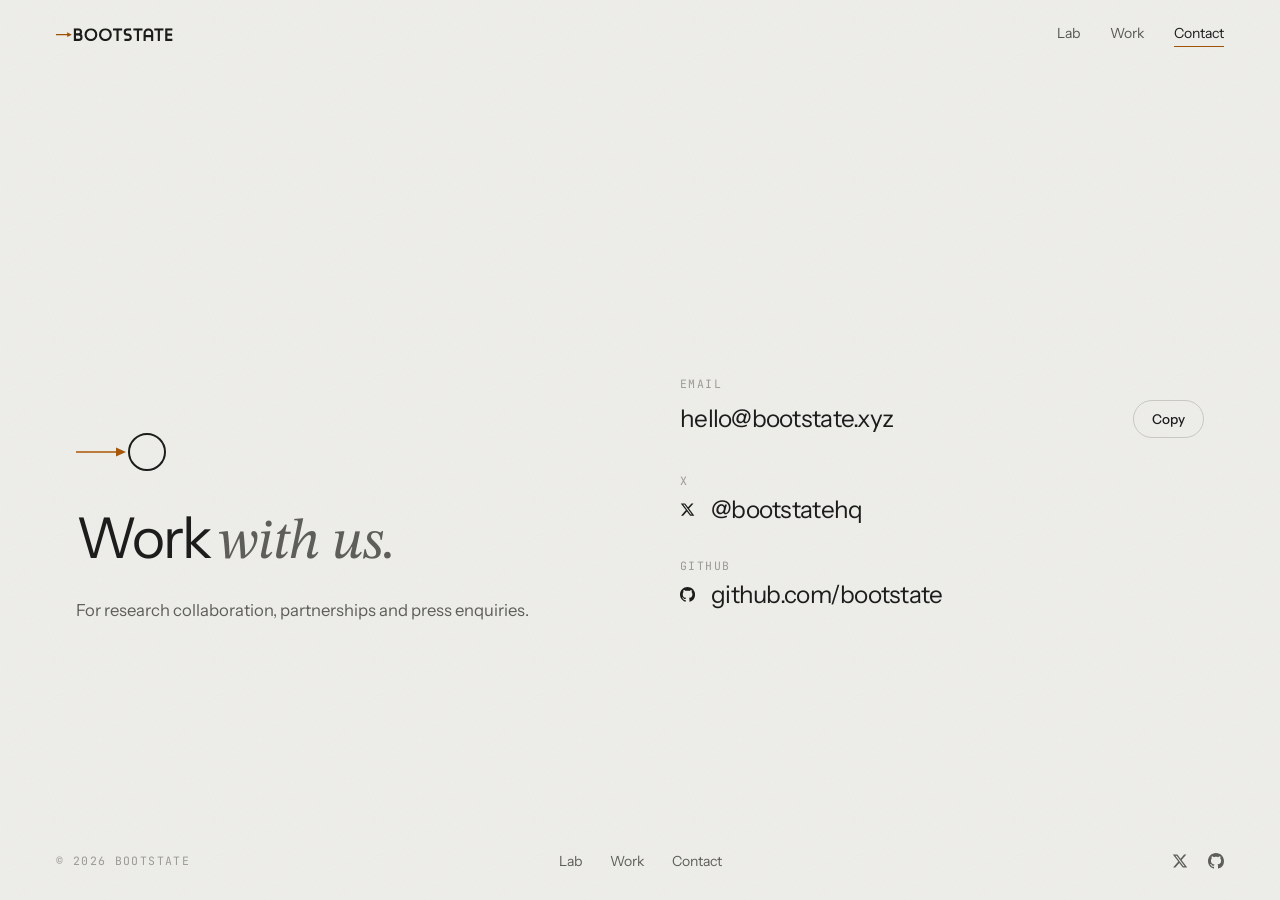
<file: contact.html>
<!doctype html>
<html lang="en">
<head>
<meta charset="utf-8">
<meta name="viewport" content="width=device-width, initial-scale=1, viewport-fit=cover">
<title>Contact · BOOTSTATE</title>
<meta name="description" content="Contact BOOTSTATE for research collaboration, partnerships and press enquiries.">
<meta name="theme-color" content="#EEEEEA">
<link rel="canonical" href="https://bootstate.xyz/contact">
<meta property="og:type" content="website">
<meta property="og:site_name" content="BOOTSTATE">
<meta property="og:title" content="Contact · BOOTSTATE">
<meta property="og:description" content="An independent technology lab conducting research and engineering across artificial intelligence, decentralized systems and software.">
<meta property="og:url" content="https://bootstate.xyz/contact">
<meta property="og:image" content="https://bootstate.xyz/og-image.png">
<meta property="og:image:width" content="1200">
<meta property="og:image:height" content="630">
<meta property="og:image:alt" content="BOOTSTATE. An independent technology lab. Built from first principles.">
<meta name="twitter:card" content="summary_large_image">
<meta name="twitter:site" content="@bootstatehq">
<meta name="twitter:title" content="Contact · BOOTSTATE">
<meta name="twitter:description" content="An independent technology lab conducting research and engineering across artificial intelligence, decentralized systems and software.">
<meta name="twitter:image" content="https://bootstate.xyz/og-image.png">
<link rel="icon" href="favicon.svg" type="image/svg+xml">
<link rel="preconnect" href="https://fonts.googleapis.com">
<link rel="preconnect" href="https://fonts.gstatic.com" crossorigin>
<link rel="stylesheet" href="https://fonts.googleapis.com/css2?family=Instrument+Sans:wght@400;500&family=JetBrains+Mono:wght@400&family=STIX+Two+Text:ital,wght@1,400;1,500&display=swap">
<link rel="stylesheet" href="styles.css">
</head>
<body>
<div class="grain" aria-hidden="true"></div>
<svg width="0" height="0" style="position:absolute" aria-hidden="true"><defs>
  <symbol id="logo" viewBox="0 -1 915 102">
    <path d="M0 50H96" stroke="#AA5500" stroke-width="8"/><path d="M88 32L124 50L88 68Z" fill="#AA5500"/>
    <g transform="translate(140 0)" fill="none" stroke="currentColor" stroke-width="17"><path d="M8.5 0V100M8.5 8.5H36A20 20 0 0 1 36 48.5H8.5M8.5 48.5H38.5A21.5 21.5 0 0 1 38.5 91.5H8.5"/><circle cx="134" cy="50" r="42"/><circle cx="247.5" cy="50" r="42"/><path d="M307 8.5H379M343 8.5V100"/><path d="M449 8.5H420.25A20.75 20.75 0 0 0 420.25 50H425.75A20.75 20.75 0 0 1 425.75 91.5H397"/><path d="M467 8.5H539M503 8.5V100"/><path d="M555.5 100V38A29.5 29.5 0 0 1 614.5 38V100M555.5 62H614.5"/><path d="M631 8.5H703M667 8.5V100"/><path d="M725.5 0V100M725.5 8.5H775M725.5 50H771M725.5 91.5H775"/></g>
  </symbol>
  <symbol id="s0" viewBox="0 0 20 12"><path d="M0 6H7" stroke="currentColor" stroke-width="1.3"/><path d="M6 3.2L9.4 6L6 8.8Z" fill="currentColor"/><circle cx="14.5" cy="6" r="4.6" fill="none" stroke="currentColor" stroke-width="1.3"/></symbol>
  <symbol id="s1" viewBox="0 0 20 12"><circle cx="10" cy="6" r="4.6" fill="none" stroke="currentColor" stroke-width="1.3"/></symbol>
  <symbol id="x" viewBox="0 0 24 24"><path d="M18.244 2.25h3.308l-7.227 8.26 8.502 11.24H16.17l-5.214-6.817L4.99 21.75H1.68l7.73-8.835L1.254 2.25H8.08l4.713 6.231zm-1.161 17.52h1.833L7.084 4.126H5.117z"/></symbol>
  <symbol id="gh" viewBox="0 0 16 16"><path d="M8 0C3.58 0 0 3.58 0 8c0 3.54 2.29 6.53 5.47 7.59.4.07.55-.17.55-.38 0-.19-.01-.82-.01-1.49-2.01.37-2.53-.49-2.69-.94-.09-.23-.48-.94-.82-1.13-.28-.15-.68-.52-.01-.53.63-.01 1.08.58 1.23.82.72 1.21 1.87.87 2.33.66.07-.52.28-.87.51-1.07-1.78-.2-3.64-.89-3.64-3.95 0-.87.31-1.59.82-2.15-.08-.2-.36-1.02.08-2.12 0 0 .67-.21 2.2.82.64-.18 1.32-.27 2-.27.68 0 1.36.09 2 .27 1.53-1.04 2.2-.82 2.2-.82.44 1.1.16 1.92.08 2.12.51.56.82 1.27.82 2.15 0 3.07-1.87 3.75-3.65 3.95.29.25.54.73.54 1.48 0 1.07-.01 1.93-.01 2.2 0 .21.15.46.55.38A8.013 8.013 0 0016 8c0-4.42-3.58-8-8-8z"/></symbol>
</defs></svg>
<header class="top">
  <a href="index.html" class="logo" aria-label="BOOTSTATE home"><svg viewBox="0 -1 915 102" style="color:var(--ink)"><use href="#logo"/></svg></a>
  <nav aria-label="Primary"><a href="lab.html">Lab</a><a href="work.html">Work</a><a href="contact.html" aria-current="page">Contact</a></nav>
</header>
<main>
  <section class="page-hero contact-page">
    <div class="wrap contact-split">
      <div>
        <svg class="glyph" viewBox="0 0 92 40" aria-hidden="true"><path d="M0 20H42" stroke="#AA5500" stroke-width="1.5"/><path d="M40 15.5L50 20L40 24.5Z" fill="#AA5500"/><circle cx="71" cy="20" r="18" fill="none" stroke="#191918" stroke-width="2"/></svg>
        <h1 class="rise d1">Work <span class="it">with us.</span></h1>
        <p class="rise d2">For research collaboration, partnerships and press enquiries.</p>
      </div>
      <div class="index fade">
        <div class="ix-row"><span class="mono">Email</span><a class="ix-title" href="mailto:hello@bootstate.xyz">hello@bootstate.xyz</a><button class="ix-copy" type="button" data-copy="hello@bootstate.xyz">Copy</button></div>
        <a href="https://x.com/bootstatehq" target="_blank" rel="noopener noreferrer"><span class="mono">X</span><span class="ix-title ix-soc"><svg><use href="#x"/></svg>@bootstatehq</span><svg class="ix-arrow" viewBox="0 0 22 12" aria-hidden="true"><path d="M0 6H20M15 1L20 6L15 11" fill="none" stroke="currentColor" stroke-width="1.3"/></svg></a>
        <a href="https://github.com/bootstate" target="_blank" rel="noopener noreferrer"><span class="mono">GitHub</span><span class="ix-title ix-soc"><svg><use href="#gh"/></svg>github.com/bootstate</span><svg class="ix-arrow" viewBox="0 0 22 12" aria-hidden="true"><path d="M0 6H20M15 1L20 6L15 11" fill="none" stroke="currentColor" stroke-width="1.3"/></svg></a>
      </div>
    </div>
  </section>
</main>
<footer class="slim">
  <span class="mono">© 2026 BOOTSTATE</span>
  <nav aria-label="Footer"><a href="lab.html">Lab</a><a href="work.html">Work</a><a href="contact.html">Contact</a></nav>
  <div class="soc-row"><a class="soc" href="https://x.com/bootstatehq" target="_blank" rel="noopener noreferrer" aria-label="BOOTSTATE on X"><svg><use href="#x"/></svg></a><a class="soc" href="https://github.com/bootstate" target="_blank" rel="noopener noreferrer" aria-label="BOOTSTATE on GitHub"><svg><use href="#gh"/></svg></a></div>
</footer>
<script src="site.js"></script>
</body>
</html>
</file>
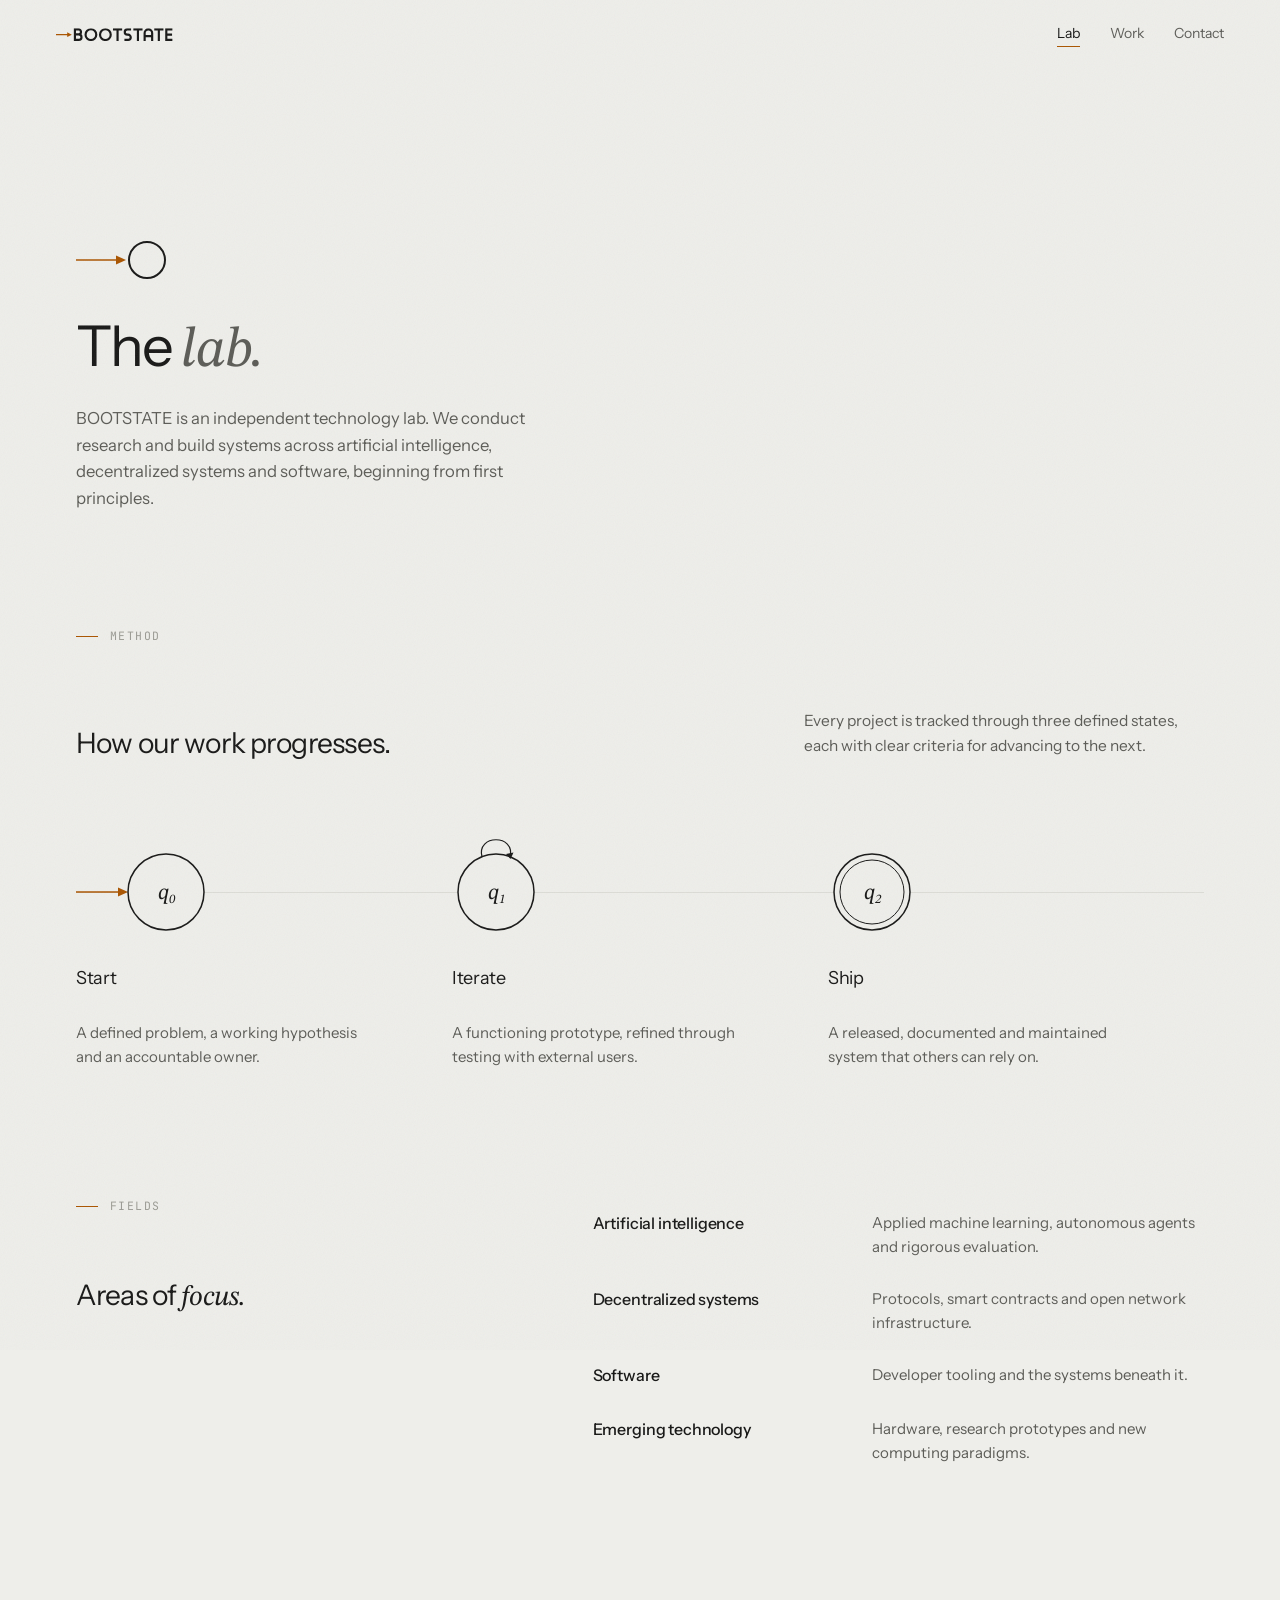
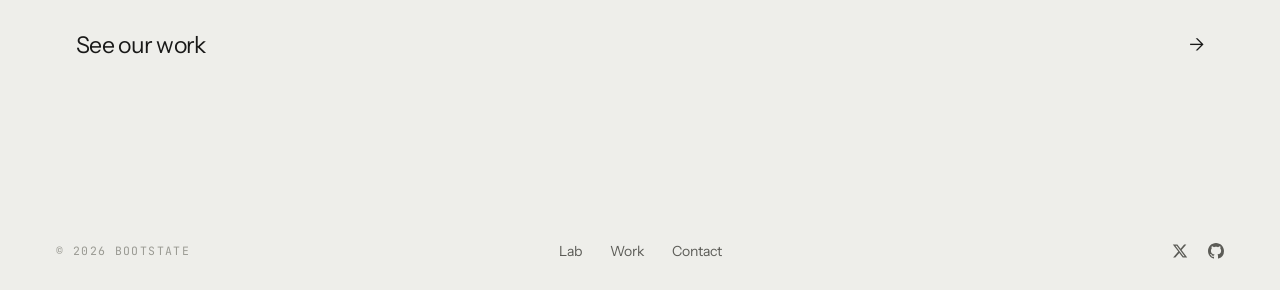
<file: lab.html>
<!doctype html>
<html lang="en">
<head>
<meta charset="utf-8">
<meta name="viewport" content="width=device-width, initial-scale=1, viewport-fit=cover">
<title>Lab · BOOTSTATE</title>
<meta name="description" content="How BOOTSTATE works: method, fields and project states.">
<meta name="theme-color" content="#EEEEEA">
<link rel="canonical" href="https://bootstate.xyz/lab">
<meta property="og:type" content="website">
<meta property="og:site_name" content="BOOTSTATE">
<meta property="og:title" content="Lab · BOOTSTATE">
<meta property="og:description" content="An independent technology lab conducting research and engineering across artificial intelligence, decentralized systems and software.">
<meta property="og:url" content="https://bootstate.xyz/lab">
<meta property="og:image" content="https://bootstate.xyz/og-image.png">
<meta property="og:image:width" content="1200">
<meta property="og:image:height" content="630">
<meta property="og:image:alt" content="BOOTSTATE. An independent technology lab. Built from first principles.">
<meta name="twitter:card" content="summary_large_image">
<meta name="twitter:site" content="@bootstatehq">
<meta name="twitter:title" content="Lab · BOOTSTATE">
<meta name="twitter:description" content="An independent technology lab conducting research and engineering across artificial intelligence, decentralized systems and software.">
<meta name="twitter:image" content="https://bootstate.xyz/og-image.png">
<link rel="icon" href="favicon.svg" type="image/svg+xml">
<link rel="preconnect" href="https://fonts.googleapis.com">
<link rel="preconnect" href="https://fonts.gstatic.com" crossorigin>
<link rel="stylesheet" href="https://fonts.googleapis.com/css2?family=Instrument+Sans:wght@400;500&family=JetBrains+Mono:wght@400&family=STIX+Two+Text:ital,wght@1,400;1,500&display=swap">
<link rel="stylesheet" href="styles.css">
</head>
<body>
<div class="grain" aria-hidden="true"></div>
<svg width="0" height="0" style="position:absolute" aria-hidden="true"><defs>
  <symbol id="logo" viewBox="0 -1 915 102">
    <path d="M0 50H96" stroke="#AA5500" stroke-width="8"/><path d="M88 32L124 50L88 68Z" fill="#AA5500"/>
    <g transform="translate(140 0)" fill="none" stroke="currentColor" stroke-width="17"><path d="M8.5 0V100M8.5 8.5H36A20 20 0 0 1 36 48.5H8.5M8.5 48.5H38.5A21.5 21.5 0 0 1 38.5 91.5H8.5"/><circle cx="134" cy="50" r="42"/><circle cx="247.5" cy="50" r="42"/><path d="M307 8.5H379M343 8.5V100"/><path d="M449 8.5H420.25A20.75 20.75 0 0 0 420.25 50H425.75A20.75 20.75 0 0 1 425.75 91.5H397"/><path d="M467 8.5H539M503 8.5V100"/><path d="M555.5 100V38A29.5 29.5 0 0 1 614.5 38V100M555.5 62H614.5"/><path d="M631 8.5H703M667 8.5V100"/><path d="M725.5 0V100M725.5 8.5H775M725.5 50H771M725.5 91.5H775"/></g>
  </symbol>
  <symbol id="s0" viewBox="0 0 20 12"><path d="M0 6H7" stroke="currentColor" stroke-width="1.3"/><path d="M6 3.2L9.4 6L6 8.8Z" fill="currentColor"/><circle cx="14.5" cy="6" r="4.6" fill="none" stroke="currentColor" stroke-width="1.3"/></symbol>
  <symbol id="s1" viewBox="0 0 20 12"><circle cx="10" cy="6" r="4.6" fill="none" stroke="currentColor" stroke-width="1.3"/></symbol>
  <symbol id="x" viewBox="0 0 24 24"><path d="M18.244 2.25h3.308l-7.227 8.26 8.502 11.24H16.17l-5.214-6.817L4.99 21.75H1.68l7.73-8.835L1.254 2.25H8.08l4.713 6.231zm-1.161 17.52h1.833L7.084 4.126H5.117z"/></symbol>
  <symbol id="gh" viewBox="0 0 16 16"><path d="M8 0C3.58 0 0 3.58 0 8c0 3.54 2.29 6.53 5.47 7.59.4.07.55-.17.55-.38 0-.19-.01-.82-.01-1.49-2.01.37-2.53-.49-2.69-.94-.09-.23-.48-.94-.82-1.13-.28-.15-.68-.52-.01-.53.63-.01 1.08.58 1.23.82.72 1.21 1.87.87 2.33.66.07-.52.28-.87.51-1.07-1.78-.2-3.64-.89-3.64-3.95 0-.87.31-1.59.82-2.15-.08-.2-.36-1.02.08-2.12 0 0 .67-.21 2.2.82.64-.18 1.32-.27 2-.27.68 0 1.36.09 2 .27 1.53-1.04 2.2-.82 2.2-.82.44 1.1.16 1.92.08 2.12.51.56.82 1.27.82 2.15 0 3.07-1.87 3.75-3.65 3.95.29.25.54.73.54 1.48 0 1.07-.01 1.93-.01 2.2 0 .21.15.46.55.38A8.013 8.013 0 0016 8c0-4.42-3.58-8-8-8z"/></symbol>
</defs></svg>
<header class="top">
  <a href="index.html" class="logo" aria-label="BOOTSTATE home"><svg viewBox="0 -1 915 102" style="color:var(--ink)"><use href="#logo"/></svg></a>
  <nav aria-label="Primary"><a href="lab.html" aria-current="page">Lab</a><a href="work.html">Work</a><a href="contact.html">Contact</a></nav>
</header>
<main>
  <section class="page-hero">
    <div class="wrap">
      <svg class="glyph" viewBox="0 0 92 40" aria-hidden="true"><path d="M0 20H42" stroke="#AA5500" stroke-width="1.5"/><path d="M40 15.5L50 20L40 24.5Z" fill="#AA5500"/><circle cx="71" cy="20" r="18" fill="none" stroke="#191918" stroke-width="2"/></svg>
      <h1 class="rise d1">The <span class="it">lab.</span></h1>
      <p class="rise d2">BOOTSTATE is an independent technology lab. We conduct research and build systems across artificial intelligence, decentralized systems and software, beginning from first principles.</p>
    </div>
  </section>

  <section id="method" style="padding-top:0">
    <div class="wrap">
      <div class="kicker fade"><i></i><span class="mono">Method</span></div>
      <div class="method-head fade">
        <h2>How our work progresses.</h2>
        <p>Every project is tracked through three defined states, each with clear criteria for advancing to the next.</p>
      </div>
      <div class="flow">
        <div class="step fade">
          <div class="node"><svg viewBox="0 0 132 88"><path d="M0 44H44" stroke="#AA5500" stroke-width="1.5"/><path d="M42 39.5L52 44L42 48.5Z" fill="#AA5500"/><circle cx="90" cy="44" r="38" fill="#EEEEEA" stroke="#191918" stroke-width="1.5"/><text x="90" y="51" text-anchor="middle" font-family="STIX Two Text, Georgia, serif" font-style="italic" font-size="22" fill="#191918">q<tspan font-size="13" dy="4">0</tspan></text></svg></div>
          <h3>Start</h3><p>A defined problem, a working hypothesis and an accountable owner.</p>
        </div>
        <div class="step fade">
          <div class="node"><svg viewBox="0 0 88 88"><circle cx="44" cy="44" r="38" fill="#EEEEEA" stroke="#191918" stroke-width="1.5"/><path d="M30 9C24 -14 64 -14 58 9" fill="none" stroke="#191918" stroke-width="1.2"/><path d="M54 6L58.5 11L61.5 4.5Z" fill="#191918"/><text x="44" y="51" text-anchor="middle" font-family="STIX Two Text, Georgia, serif" font-style="italic" font-size="22" fill="#191918">q<tspan font-size="13" dy="4">1</tspan></text></svg></div>
          <h3>Iterate</h3><p>A functioning prototype, refined through testing with external users.</p>
        </div>
        <div class="step fade">
          <div class="node"><svg viewBox="0 0 88 88"><circle cx="44" cy="44" r="38" fill="#EEEEEA" stroke="#191918" stroke-width="1.5"/><circle cx="44" cy="44" r="32" fill="none" stroke="#191918" stroke-width="1"/><text x="44" y="51" text-anchor="middle" font-family="STIX Two Text, Georgia, serif" font-style="italic" font-size="22" fill="#191918">q<tspan font-size="13" dy="4">2</tspan></text></svg></div>
          <h3>Ship</h3><p>A released, documented and maintained system that others can rely on.</p>
        </div>
      </div>
    </div>
  </section>

  <section style="padding-top:0">
    <div class="wrap fields">
      <div class="fade"><div class="kicker"><i></i><span class="mono">Fields</span></div><h2>Areas of <span class="it">focus.</span></h2></div>
      <div class="flist fade">
        <div><b>Artificial intelligence</b><span>Applied machine learning, autonomous agents and rigorous evaluation.</span></div>
        <div><b>Decentralized systems</b><span>Protocols, smart contracts and open network infrastructure.</span></div>
        <div><b>Software</b><span>Developer tooling and the systems beneath it.</span></div>
        <div><b>Emerging technology</b><span>Hardware, research prototypes and new computing paradigms.</span></div>
      </div>
    </div>
  </section>

  <section style="padding-top:0">
    <div class="wrap"><a class="next fade" href="work.html">See our work <span>→</span></a></div>
  </section>
</main>
<footer class="slim">
  <span class="mono">© 2026 BOOTSTATE</span>
  <nav aria-label="Footer"><a href="lab.html">Lab</a><a href="work.html">Work</a><a href="contact.html">Contact</a></nav>
  <div class="soc-row"><a class="soc" href="https://x.com/bootstatehq" target="_blank" rel="noopener noreferrer" aria-label="BOOTSTATE on X"><svg><use href="#x"/></svg></a><a class="soc" href="https://github.com/bootstate" target="_blank" rel="noopener noreferrer" aria-label="BOOTSTATE on GitHub"><svg><use href="#gh"/></svg></a></div>
</footer>
<script src="site.js"></script>
</body>
</html>
</file>
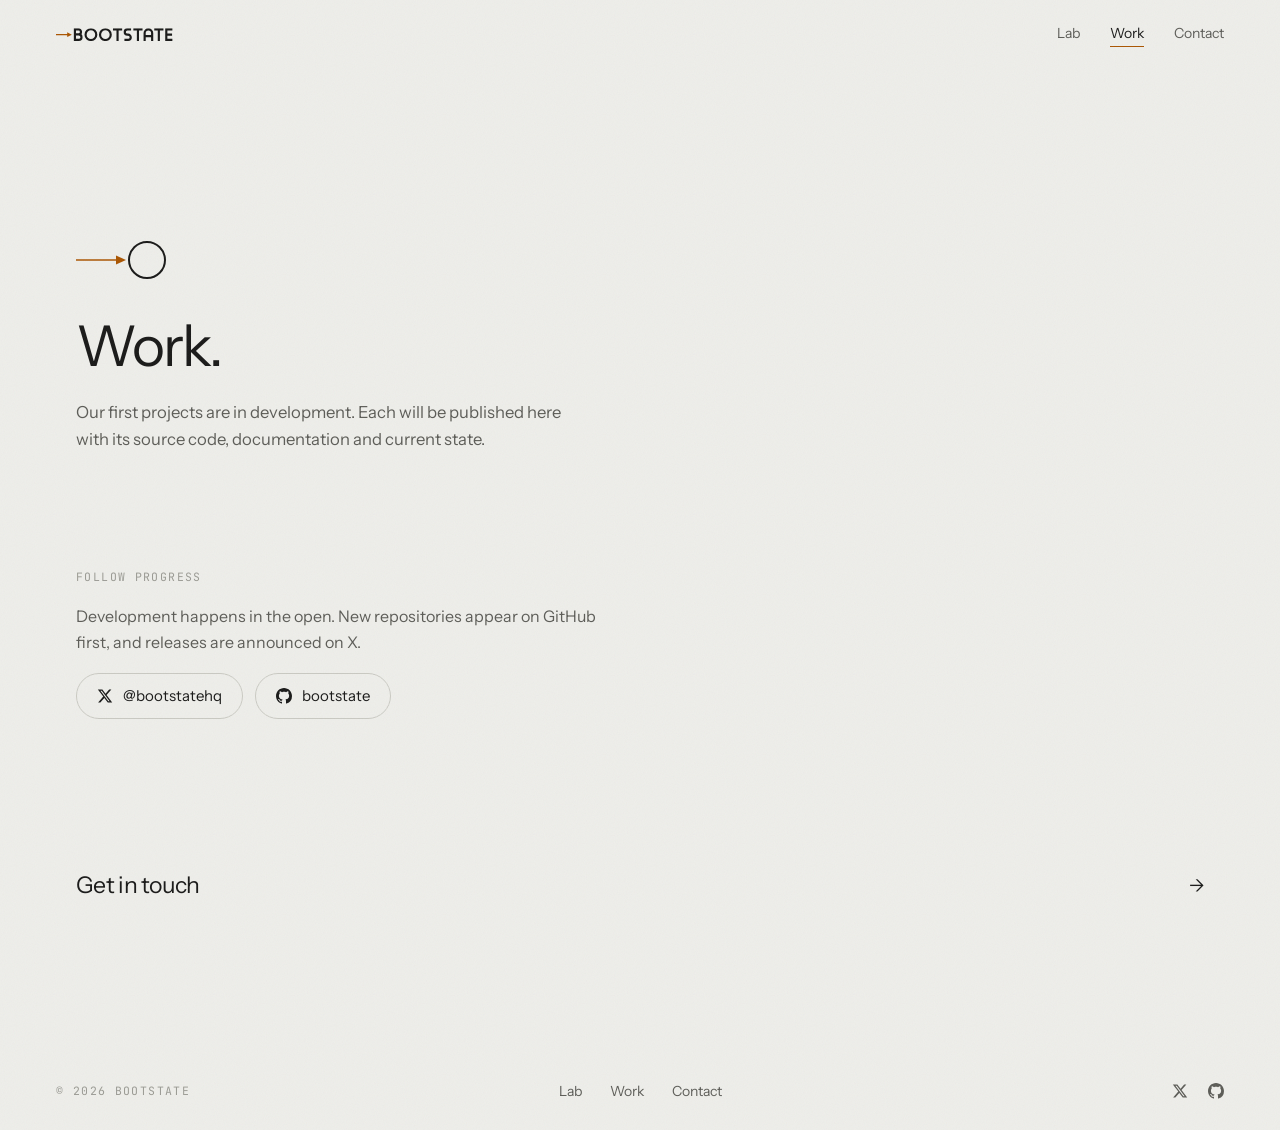
<file: work.html>
<!doctype html>
<html lang="en">
<head>
<meta charset="utf-8">
<meta name="viewport" content="width=device-width, initial-scale=1, viewport-fit=cover">
<title>Work · BOOTSTATE</title>
<meta name="description" content="Projects, research and open-source releases from BOOTSTATE.">
<meta name="theme-color" content="#EEEEEA">
<link rel="canonical" href="https://bootstate.xyz/work">
<meta property="og:type" content="website">
<meta property="og:site_name" content="BOOTSTATE">
<meta property="og:title" content="Work · BOOTSTATE">
<meta property="og:description" content="An independent technology lab conducting research and engineering across artificial intelligence, decentralized systems and software.">
<meta property="og:url" content="https://bootstate.xyz/work">
<meta property="og:image" content="https://bootstate.xyz/og-image.png">
<meta property="og:image:width" content="1200">
<meta property="og:image:height" content="630">
<meta property="og:image:alt" content="BOOTSTATE. An independent technology lab. Built from first principles.">
<meta name="twitter:card" content="summary_large_image">
<meta name="twitter:site" content="@bootstatehq">
<meta name="twitter:title" content="Work · BOOTSTATE">
<meta name="twitter:description" content="An independent technology lab conducting research and engineering across artificial intelligence, decentralized systems and software.">
<meta name="twitter:image" content="https://bootstate.xyz/og-image.png">
<link rel="icon" href="favicon.svg" type="image/svg+xml">
<link rel="preconnect" href="https://fonts.googleapis.com">
<link rel="preconnect" href="https://fonts.gstatic.com" crossorigin>
<link rel="stylesheet" href="https://fonts.googleapis.com/css2?family=Instrument+Sans:wght@400;500&family=JetBrains+Mono:wght@400&family=STIX+Two+Text:ital,wght@1,400;1,500&display=swap">
<link rel="stylesheet" href="styles.css">
</head>
<body>
<div class="grain" aria-hidden="true"></div>
<svg width="0" height="0" style="position:absolute" aria-hidden="true"><defs>
  <symbol id="logo" viewBox="0 -1 915 102">
    <path d="M0 50H96" stroke="#AA5500" stroke-width="8"/><path d="M88 32L124 50L88 68Z" fill="#AA5500"/>
    <g transform="translate(140 0)" fill="none" stroke="currentColor" stroke-width="17"><path d="M8.5 0V100M8.5 8.5H36A20 20 0 0 1 36 48.5H8.5M8.5 48.5H38.5A21.5 21.5 0 0 1 38.5 91.5H8.5"/><circle cx="134" cy="50" r="42"/><circle cx="247.5" cy="50" r="42"/><path d="M307 8.5H379M343 8.5V100"/><path d="M449 8.5H420.25A20.75 20.75 0 0 0 420.25 50H425.75A20.75 20.75 0 0 1 425.75 91.5H397"/><path d="M467 8.5H539M503 8.5V100"/><path d="M555.5 100V38A29.5 29.5 0 0 1 614.5 38V100M555.5 62H614.5"/><path d="M631 8.5H703M667 8.5V100"/><path d="M725.5 0V100M725.5 8.5H775M725.5 50H771M725.5 91.5H775"/></g>
  </symbol>
  <symbol id="s0" viewBox="0 0 20 12"><path d="M0 6H7" stroke="currentColor" stroke-width="1.3"/><path d="M6 3.2L9.4 6L6 8.8Z" fill="currentColor"/><circle cx="14.5" cy="6" r="4.6" fill="none" stroke="currentColor" stroke-width="1.3"/></symbol>
  <symbol id="s1" viewBox="0 0 20 12"><circle cx="10" cy="6" r="4.6" fill="none" stroke="currentColor" stroke-width="1.3"/></symbol>
  <symbol id="x" viewBox="0 0 24 24"><path d="M18.244 2.25h3.308l-7.227 8.26 8.502 11.24H16.17l-5.214-6.817L4.99 21.75H1.68l7.73-8.835L1.254 2.25H8.08l4.713 6.231zm-1.161 17.52h1.833L7.084 4.126H5.117z"/></symbol>
  <symbol id="gh" viewBox="0 0 16 16"><path d="M8 0C3.58 0 0 3.58 0 8c0 3.54 2.29 6.53 5.47 7.59.4.07.55-.17.55-.38 0-.19-.01-.82-.01-1.49-2.01.37-2.53-.49-2.69-.94-.09-.23-.48-.94-.82-1.13-.28-.15-.68-.52-.01-.53.63-.01 1.08.58 1.23.82.72 1.21 1.87.87 2.33.66.07-.52.28-.87.51-1.07-1.78-.2-3.64-.89-3.64-3.95 0-.87.31-1.59.82-2.15-.08-.2-.36-1.02.08-2.12 0 0 .67-.21 2.2.82.64-.18 1.32-.27 2-.27.68 0 1.36.09 2 .27 1.53-1.04 2.2-.82 2.2-.82.44 1.1.16 1.92.08 2.12.51.56.82 1.27.82 2.15 0 3.07-1.87 3.75-3.65 3.95.29.25.54.73.54 1.48 0 1.07-.01 1.93-.01 2.2 0 .21.15.46.55.38A8.013 8.013 0 0016 8c0-4.42-3.58-8-8-8z"/></symbol>
</defs></svg>
<header class="top">
  <a href="index.html" class="logo" aria-label="BOOTSTATE home"><svg viewBox="0 -1 915 102" style="color:var(--ink)"><use href="#logo"/></svg></a>
  <nav aria-label="Primary"><a href="lab.html">Lab</a><a href="work.html" aria-current="page">Work</a><a href="contact.html">Contact</a></nav>
</header>
<main>
  <section class="page-hero">
    <div class="wrap">
      <svg class="glyph" viewBox="0 0 92 40" aria-hidden="true"><path d="M0 20H42" stroke="#AA5500" stroke-width="1.5"/><path d="M40 15.5L50 20L40 24.5Z" fill="#AA5500"/><circle cx="71" cy="20" r="18" fill="none" stroke="#191918" stroke-width="2"/></svg>
      <h1 class="rise d1">Work.</h1>
      <p class="rise d2">Our first projects are in development. Each will be published here with its source code, documentation and current state.</p>
    </div>
  </section>
  <section style="padding-top:0">
    <div class="wrap">
      <div class="empty fade">
        <span class="mono">Follow progress</span>
        <p>Development happens in the open. New repositories appear on GitHub first, and releases are announced on X.</p>
        <div class="soc-row"><a class="soc-btn" href="https://x.com/bootstatehq" target="_blank" rel="noopener noreferrer"><svg><use href="#x"/></svg>@bootstatehq</a><a class="soc-btn" href="https://github.com/bootstate" target="_blank" rel="noopener noreferrer"><svg><use href="#gh"/></svg>bootstate</a></div>
      </div>
    </div>
  </section>
  <section style="padding-top:0">
    <div class="wrap"><a class="next fade" href="contact.html">Get in touch <span>→</span></a></div>
  </section>
</main>
<footer class="slim">
  <span class="mono">© 2026 BOOTSTATE</span>
  <nav aria-label="Footer"><a href="lab.html">Lab</a><a href="work.html">Work</a><a href="contact.html">Contact</a></nav>
  <div class="soc-row"><a class="soc" href="https://x.com/bootstatehq" target="_blank" rel="noopener noreferrer" aria-label="BOOTSTATE on X"><svg><use href="#x"/></svg></a><a class="soc" href="https://github.com/bootstate" target="_blank" rel="noopener noreferrer" aria-label="BOOTSTATE on GitHub"><svg><use href="#gh"/></svg></a></div>
</footer>
<script src="site.js"></script>
</body>
</html>
</file>
<file: styles.css>
:root{
  --bg:#EEEEEA; --bg-hi:#F7F7F4; --ink:#191918; --text:#5C5C57; --soft:#9A9A93; --faint:#C9C9C2; --rule:#DCDCD6;
  --copper:#AA5500;
  --sans:"Instrument Sans","Helvetica Neue",Arial,sans-serif;
  --serif:"STIX Two Text","Iowan Old Style",Georgia,serif;
  --mono:"JetBrains Mono",ui-monospace,Menlo,monospace;
  --g:clamp(20px,4.5vw,56px);
  --ease:cubic-bezier(.16,.84,.24,1);
}
*{box-sizing:border-box}
html{-webkit-text-size-adjust:100%}
body{margin:0;background:var(--bg);color:var(--ink);font-family:var(--sans);font-size:16px;line-height:1.6;-webkit-font-smoothing:antialiased}
a{color:inherit;text-decoration:none}
h1,h2,h3,p{margin:0;font-weight:400}
svg{display:block}
.it{font-family:var(--serif);font-style:italic;font-weight:400;letter-spacing:-.01em}
.mono{font-family:var(--mono);font-size:11.5px;letter-spacing:.12em;text-transform:uppercase;color:var(--soft)}
:focus-visible{outline:1.5px solid var(--copper);outline-offset:4px;border-radius:2px}
::selection{background:#E9D3BF}

/* film grain, very faint, so flat colour feels like paper instead of a screen */
.grain{position:fixed;inset:-50%;pointer-events:none;z-index:50;opacity:.05;background-image:url("data:image/svg+xml,%3Csvg xmlns='http://www.w3.org/2000/svg' width='160' height='160'%3E%3Cfilter id='n'%3E%3CfeTurbulence type='fractalNoise' baseFrequency='.9' numOctaves='2' stitchTiles='stitch'/%3E%3C/filter%3E%3Crect width='100%25' height='100%25' filter='url(%23n)'/%3E%3C/svg%3E")}

/* top bar */
.top{position:fixed;top:0;left:0;right:0;z-index:30;display:flex;justify-content:space-between;align-items:center;padding:calc(env(safe-area-inset-top,0px) + 22px) var(--g) 22px;mix-blend-mode:multiply}
.top .logo svg{height:13px;width:auto}
.top nav{display:flex;gap:30px;font-size:14px;color:var(--text)}
.top nav a{transition:color .3s}
.top nav a:hover{color:var(--ink)}
@media (max-width:640px){.top nav{gap:20px;font-size:13.5px}}

/* hero: one object in soft studio light */
.hero{position:relative;height:100svh;min-height:620px;max-height:1100px;background:radial-gradient(120% 80% at 50% 38%,var(--bg-hi) 0%,var(--bg) 62%);overflow:hidden}
#stage{position:absolute;inset:0;width:100%;height:100%;display:block}
.fallback{position:absolute;left:50%;top:44%;width:min(44vw,300px);aspect-ratio:1;transform:translate(-50%,-50%);border-radius:50%;box-shadow:inset 0 0 0 min(5.6vw,38px) #F5F5F2,0 30px 60px -20px rgba(0,0,0,.18),inset 0 -8px 18px rgba(0,0,0,.06)}
.fallback::before{content:"";position:absolute;right:100%;top:50%;width:50vw;height:2px;background:linear-gradient(90deg,transparent,var(--copper))}
.webgl .fallback{display:none}
.hero-copy{position:absolute;left:var(--g);right:var(--g);bottom:calc(env(safe-area-inset-bottom,0px) + clamp(28px,5vw,56px));display:flex;justify-content:space-between;align-items:flex-end;gap:32px}
.hero h1{font-size:clamp(26px,2.8vw,40px);line-height:1.12;letter-spacing:-.03em;max-width:15ch}
.hero h1 .it{color:var(--text)}
.hero-side{display:grid;gap:10px;justify-items:end;text-align:right}
.hero-side p{font-size:14.5px;color:var(--text);max-width:30ch}
@media (max-width:760px){
  .hero{min-height:640px}
  .hero-copy{flex-direction:column;align-items:flex-start;gap:20px}
  .hero-side{justify-items:start;text-align:left}
}
.rise{animation:rise 1.4s var(--ease) both}
.d1{animation-delay:.5s}.d2{animation-delay:.7s}
@keyframes rise{from{opacity:0;transform:translateY(14px)}to{opacity:1;transform:none}}

/* sections */
.wrap{max-width:1240px;margin:0 auto;padding-inline:var(--g)}
section{padding-block:clamp(110px,15vw,220px)}
.kicker{display:flex;align-items:center;gap:12px;margin-bottom:clamp(36px,5vw,64px)}
.kicker i{width:22px;height:1px;background:var(--copper)}

/* manifesto: words warm up from grey to ink as you read */
.manifesto p{font-size:clamp(21px,2.3vw,32px);line-height:1.35;letter-spacing:-.02em;max-width:34ch}
.manifesto .w{transition:color .6s ease}
.js .manifesto .w{color:var(--faint)}
.js .manifesto .w.on{color:var(--ink)}
.manifesto .it{letter-spacing:-.01em}

/* method: one fine diagram */
.method-head{display:flex;justify-content:space-between;align-items:flex-end;gap:32px;flex-wrap:wrap;margin-bottom:clamp(56px,7vw,96px)}
.method-head h2{font-size:clamp(22px,2.2vw,30px);line-height:1.1;letter-spacing:-.03em;max-width:18ch}
.method-head p{color:var(--text);max-width:40ch;font-size:15.5px}
.flow{display:grid;grid-template-columns:repeat(3,minmax(0,1fr));position:relative}
.flow::before{content:"";position:absolute;top:44px;left:0;right:0;height:1px;background:var(--rule)}
.step{position:relative;padding-right:32px;display:grid;gap:28px;align-content:start}
.step .node{height:88px;display:flex;align-items:center}
.step .node svg{height:88px;width:auto;overflow:visible}
.step h3{font-size:18px;letter-spacing:-.02em;display:flex;align-items:baseline;gap:10px}
.step h3 .it{font-size:24px;color:var(--copper)}
.step p{color:var(--text);font-size:15px;max-width:30ch}
@media (max-width:760px){
  .flow{grid-template-columns:minmax(0,1fr);gap:48px}
  .flow::before{top:0;bottom:0;left:44px;right:auto;width:1px;height:auto}
  .step{grid-template-columns:88px minmax(0,1fr);gap:4px 24px;padding-right:0}
  .step .node{grid-row:span 2;justify-content:center;height:auto}
  .step .node svg{height:72px}
}

/* fields: quiet two-column index */
.fields{display:grid;grid-template-columns:minmax(0,1fr) minmax(0,1.4fr);gap:48px 80px}
.fields h2{font-size:clamp(22px,2.2vw,30px);line-height:1.1;letter-spacing:-.03em;max-width:12ch}
.flist{display:grid}
.flist div{display:grid;grid-template-columns:minmax(0,1fr) minmax(0,1.3fr);gap:24px;padding-block:22px;border-top:1px solid var(--rule)}
.flist div:last-child{border-bottom:1px solid var(--rule)}
.flist b{font-weight:500;font-size:16px;letter-spacing:-.01em}
.flist span{color:var(--text);font-size:15px}
@media (max-width:760px){.fields{grid-template-columns:minmax(0,1fr)}.flist div{grid-template-columns:minmax(0,1fr);gap:4px}}

/* work */
.work-head{display:flex;justify-content:space-between;align-items:baseline;gap:24px;margin-bottom:40px}
.work-head h2{font-size:clamp(28px,3.2vw,44px);letter-spacing:-.03em}
.item{display:grid;grid-template-columns:96px minmax(0,1fr) auto;gap:24px;align-items:baseline;padding-block:30px;border-top:1px solid var(--rule);transition:opacity .4s}
.item:last-child{border-bottom:1px solid var(--rule)}
.items:hover .item{opacity:.38}
.items .item:hover{opacity:1}
.item h3{font-size:clamp(22px,2.4vw,32px);letter-spacing:-.025em;line-height:1.15}
.item h3 small{display:block;font-size:14.5px;letter-spacing:0;color:var(--text);margin-top:6px}
.state{display:inline-flex;align-items:center;gap:8px;font-family:var(--mono);font-size:11px;letter-spacing:.1em;text-transform:uppercase;color:var(--text);white-space:nowrap}
.state svg{width:20px;height:12px}
.state.s0{color:var(--copper)}
@media (max-width:640px){.item{grid-template-columns:minmax(0,1fr) auto;gap:8px 16px}.item .mono{grid-column:1}.item h3{grid-column:1 / -1;grid-row:2}}

/* work: honest empty state until the first project ships */
.empty{display:grid;gap:18px;padding-block:40px 44px;border-top:1px solid var(--rule);border-bottom:1px solid var(--rule)}
.empty h2{font-size:clamp(22px,2.2vw,30px);line-height:1.1;letter-spacing:-.03em;max-width:20ch}
.empty p{color:var(--text);max-width:48ch}
.follow{display:flex;gap:28px;margin-top:8px;font-size:15px}
.follow a{border-bottom:1px solid var(--faint);padding-bottom:3px;transition:border-color .3s}
.follow a:hover{border-color:var(--copper)}
.contact-note{color:var(--text);margin:20px auto 0;max-width:40ch}
/* contact */
.contact{text-align:center;padding-block:clamp(130px,18vw,260px)}
.contact h2{font-size:clamp(40px,7vw,104px);line-height:1;letter-spacing:-.045em}
.contact h2 .it{color:var(--text)}
.contact .mail{display:inline-flex;align-items:center;gap:12px;margin-top:44px;font-size:clamp(17px,1.6vw,21px);padding:14px 26px;border-radius:999px;border:1px solid var(--faint);transition:border-color .3s,background .3s}
.contact .mail:hover{border-color:var(--ink);background:var(--bg-hi)}
.contact .mail i{width:7px;height:7px;border-radius:50%;background:var(--copper)}
.contact .links{margin-top:28px;display:flex;justify-content:center;gap:28px;font-size:14.5px;color:var(--text)}
.contact .links a:hover{color:var(--ink)}

footer{padding:28px var(--g) calc(env(safe-area-inset-bottom,0px) + 28px);display:flex;justify-content:space-between;gap:16px;flex-wrap:wrap;border-top:1px solid var(--rule)}

/* gentle reveal; content is fully visible without JS */
.js .fade{opacity:0;transform:translateY(16px);transition:opacity 1.1s var(--ease),transform 1.1s var(--ease)}
.js .fade.in{opacity:1;transform:none}
@media (prefers-reduced-motion:reduce){
  *{animation:none!important;transition:none!important}
  .js .fade{opacity:1;transform:none}
  .js .manifesto .w{color:var(--ink)}
}

/* nav state */
.top nav a[aria-current="page"]{color:var(--ink)}
.top nav a[aria-current="page"]::after{content:"";display:block;height:1px;background:var(--copper);margin-top:2px}

/* inner pages */
.page-hero{padding-top:clamp(150px,20vw,240px);padding-bottom:clamp(64px,9vw,120px)}
.page-hero .glyph{width:92px;height:40px;margin-bottom:36px}
.page-hero h1{font-size:clamp(34px,4.4vw,60px);line-height:1.05;letter-spacing:-.035em;max-width:14ch}
.page-hero h1 .it{color:var(--text)}
.page-hero p{margin-top:24px;font-size:clamp(16px,1.3vw,18px);color:var(--text);max-width:46ch}
.next{display:flex;justify-content:space-between;align-items:center;gap:24px;padding-block:36px;border-top:1px solid var(--rule);font-size:clamp(19px,1.8vw,24px);letter-spacing:-.03em;transition:color .3s}
.next:hover{color:var(--copper)}
.next span{font-size:.8em}
.more{display:grid;grid-template-columns:repeat(2,minmax(0,1fr));border-top:1px solid var(--rule)}
.more a{display:grid;gap:10px;padding:36px 32px 40px 0;border-bottom:1px solid var(--rule);transition:color .3s}
.more a + a{padding-left:32px;border-left:1px solid var(--rule)}
.more a b{font-weight:400;font-size:clamp(19px,1.7vw,24px);letter-spacing:-.025em;display:flex;justify-content:space-between;align-items:baseline}
.more a span{color:var(--text);font-size:15px;max-width:38ch}
.more a:hover b{color:var(--copper)}
@media (max-width:640px){.more{grid-template-columns:minmax(0,1fr)}.more a + a{padding-left:0;border-left:0}}

/* social marks */
.soc{display:inline-flex;align-items:center}
.soc svg{width:16px;height:16px;fill:currentColor}
.soc-row{display:flex;gap:12px;flex-wrap:wrap;align-items:center}
.soc-btn{display:inline-flex;align-items:center;gap:10px;height:46px;padding:0 20px;border:1px solid var(--faint);border-radius:999px;font-size:15px;transition:border-color .3s,background .3s}
.soc-btn:hover{border-color:var(--ink);background:var(--bg-hi)}
.soc-btn svg{width:16px;height:16px;fill:currentColor}
footer{align-items:center}
footer .soc-row{gap:22px}
footer a{color:var(--text)} footer a:hover{color:var(--ink)}
.mail-big{font-size:clamp(22px,2.4vw,34px);letter-spacing:-.03em;justify-self:start;border-bottom:1.5px solid var(--copper);padding-bottom:4px;line-height:1.2;word-break:break-word}
.mail-big:hover{color:var(--copper)}
body{animation:pagein .6s ease both}
@keyframes pagein{from{opacity:0}to{opacity:1}}
body{min-height:100vh;min-height:100svh;display:flex;flex-direction:column}
main{flex:1 0 auto}

/* ===== upgrade: one continuous object ===== */
body.home{background:radial-gradient(120% 80% at 50% 30%,var(--bg-hi) 0%,var(--bg) 62%) fixed var(--bg)}
.stage{position:fixed;inset:0;z-index:0;pointer-events:none}
.stage #stage{position:absolute;inset:0;width:100%;height:100%}
body.home main,body.home footer{position:relative;z-index:1}
body.home .hero{background:none}
.name-wrap{max-width:1240px}
.name-wrap #manifesto{max-width:30ch}
@media (min-width:761px){body.home .manifesto{min-height:92vh;display:flex;align-items:center}body.home .manifesto .wrap{width:100%}}

/* index rows into the rest of the site */
.index-sec{padding-top:clamp(40px,6vw,80px)}
.index{display:grid;border-top:1px solid var(--rule)}
.index > a{display:grid;grid-template-columns:minmax(0,220px) minmax(0,1fr) auto;align-items:center;gap:24px;padding-block:clamp(26px,3vw,38px);border-bottom:1px solid var(--rule)}
.ix-title{font-size:clamp(24px,2.6vw,36px);letter-spacing:-.03em;line-height:1.1;transition:transform .6s var(--ease)}
.ix-arrow{width:22px;height:12px;color:var(--copper);opacity:0;transform:translateX(-10px);transition:opacity .5s var(--ease),transform .6s var(--ease)}
.index > a:hover .ix-title{transform:translateX(10px)}
.index > a:hover .ix-arrow{opacity:1;transform:none}
@media (max-width:640px){.index > a{grid-template-columns:minmax(0,1fr) auto;gap:6px 16px}.index > a .mono{grid-column:1 / -1}.ix-arrow{opacity:1;transform:none}}

/* slim footer */
footer.slim{display:grid;grid-template-columns:1fr auto 1fr;align-items:center;gap:20px;padding:28px var(--g) calc(env(safe-area-inset-bottom,0px) + 28px);border-top:1px solid var(--rule)}
footer.slim nav{display:flex;gap:28px;font-size:14px}
footer.slim nav a{color:var(--text);transition:color .3s}
footer.slim nav a:hover{color:var(--ink)}
footer.slim .soc-row{justify-self:end;gap:20px}
@media (max-width:640px){footer.slim{grid-template-columns:1fr;justify-items:start}footer.slim .soc-row{justify-self:start}}

/* contact rows */
.index .ix-row{display:grid;grid-template-columns:minmax(0,220px) minmax(0,1fr) auto;align-items:center;gap:24px;padding-block:clamp(26px,3vw,38px);border-bottom:1px solid var(--rule)}
.index .ix-row .ix-title:hover{color:var(--copper)}
.ix-title{word-break:break-word}
.ix-soc{display:inline-flex;align-items:center;gap:16px}
.ix-soc svg{width:.62em;height:.62em;fill:currentColor;flex:none}
.ix-copy{height:38px;padding:0 18px;border-radius:999px;border:1px solid var(--faint);background:transparent;font:500 13.5px var(--sans);color:var(--ink);cursor:pointer;transition:border-color .3s,background .3s,color .3s}
.ix-copy:hover{border-color:var(--ink)}
.ix-copy.done{background:var(--ink);border-color:var(--ink);color:var(--bg)}
@media (max-width:640px){.index .ix-row{grid-template-columns:minmax(0,1fr) auto;gap:6px 16px}.index .ix-row .mono{grid-column:1 / -1}}
.ix-row .ix-title{font-size:clamp(24px,2.6vw,36px);letter-spacing:-.03em;line-height:1.1;transition:color .3s}

/* ===== fewer lines: space does the separating ===== */
section{padding-block:clamp(80px,10vw,150px)}
.flist div,.flist div:last-child{border:0;padding-block:14px}
.empty{border:0;padding-block:0}
.next{border-top:0;padding-block:20px}
.index{border-top:0;gap:2px}
.index > a,.index .ix-row{border-bottom:0;padding-block:clamp(14px,1.6vw,20px)}
footer.slim{border-top:0}

/* contact: one screen, two columns */
.contact-page{min-height:calc(100svh - 80px);display:flex;align-items:center;padding-bottom:clamp(48px,6vw,80px)}
.contact-page .wrap{width:100%}
.contact-split{display:grid;grid-template-columns:minmax(0,1fr) minmax(0,1fr);gap:48px 80px;align-items:end}
.contact-split .index > a,.contact-split .index .ix-row{grid-template-columns:minmax(0,1fr) auto;gap:6px 20px;padding-block:16px}
.contact-split .index .mono{grid-column:1 / -1}
.contact-split .ix-title{font-size:clamp(20px,1.9vw,26px)}
@media (max-width:860px){.contact-split{grid-template-columns:minmax(0,1fr)}.contact-page{min-height:0}}

/* ===== fields gallery ===== */
.gallery{position:relative;padding-top:clamp(40px,6vw,90px)}
#gallery{position:absolute;inset:0;width:100%;height:100%;pointer-events:none;z-index:2}
.g-head{display:flex;justify-content:space-between;align-items:flex-end;gap:32px;flex-wrap:wrap;margin-bottom:clamp(40px,5vw,64px)}
.g-head h2{font-size:clamp(26px,2.8vw,40px);line-height:1.08;letter-spacing:-.03em}
.g-head h2 .it{color:var(--text)}
.g-head p{color:var(--text);max-width:38ch;font-size:15.5px}
.g-grid{display:grid;grid-template-columns:repeat(4,minmax(0,1fr));gap:clamp(14px,1.6vw,22px)}
.g-card{display:grid;gap:10px;align-content:start}
.g-art{aspect-ratio:4/5;max-width:100%;border-radius:6px;background:radial-gradient(80% 70% at 50% 38%,var(--bg-hi) 0%,#E5E5E0 100%);margin-bottom:10px;transition:background .6s var(--ease)}
.g-card:hover .g-art{background:radial-gradient(80% 70% at 50% 38%,#FAFAF7 0%,#E3E3DD 100%)}
.g-card h3{font-size:17px;font-weight:500;letter-spacing:-.01em}
.g-card p{color:var(--text);font-size:14.5px;max-width:30ch}
@media (max-width:1000px){.g-grid{grid-template-columns:repeat(2,minmax(0,1fr))}}
@media (max-width:480px){.g-grid{gap:12px}.g-card p{font-size:13.5px}.g-card h3{font-size:15.5px}}
</file>
